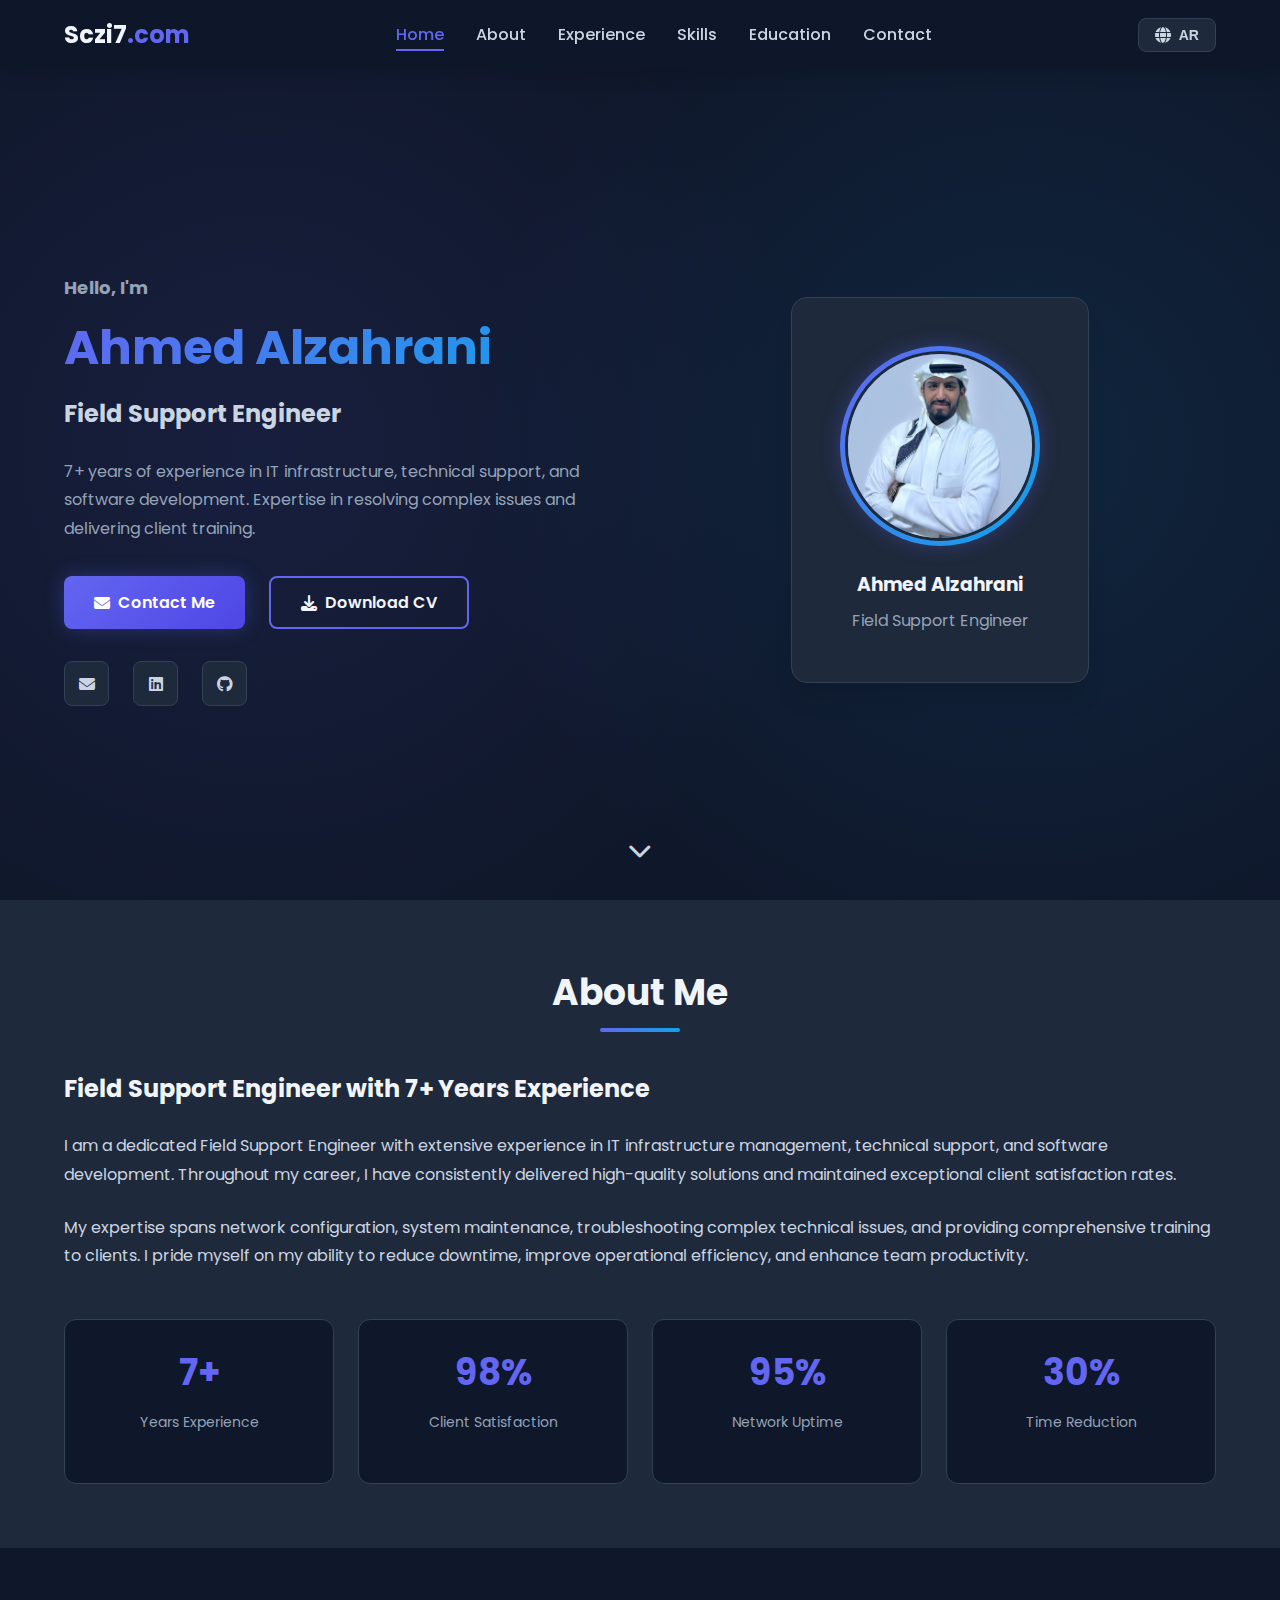
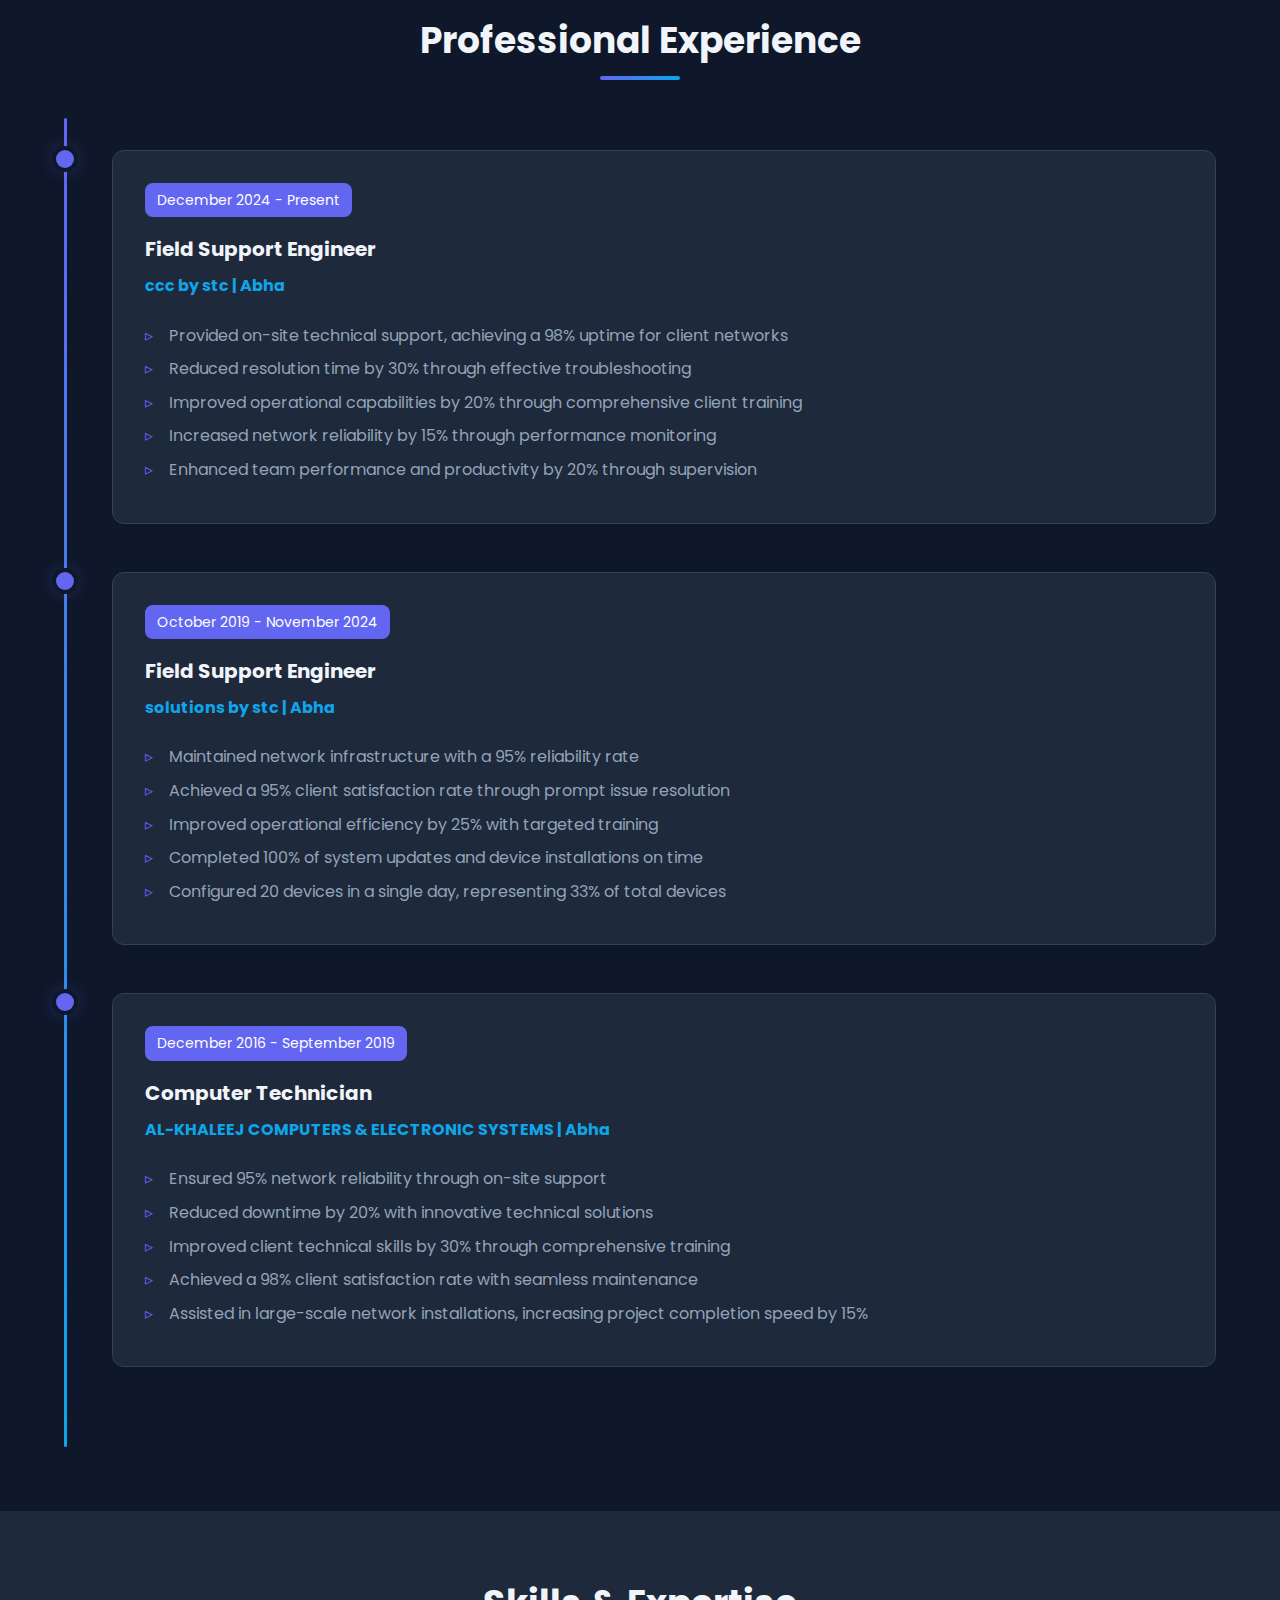
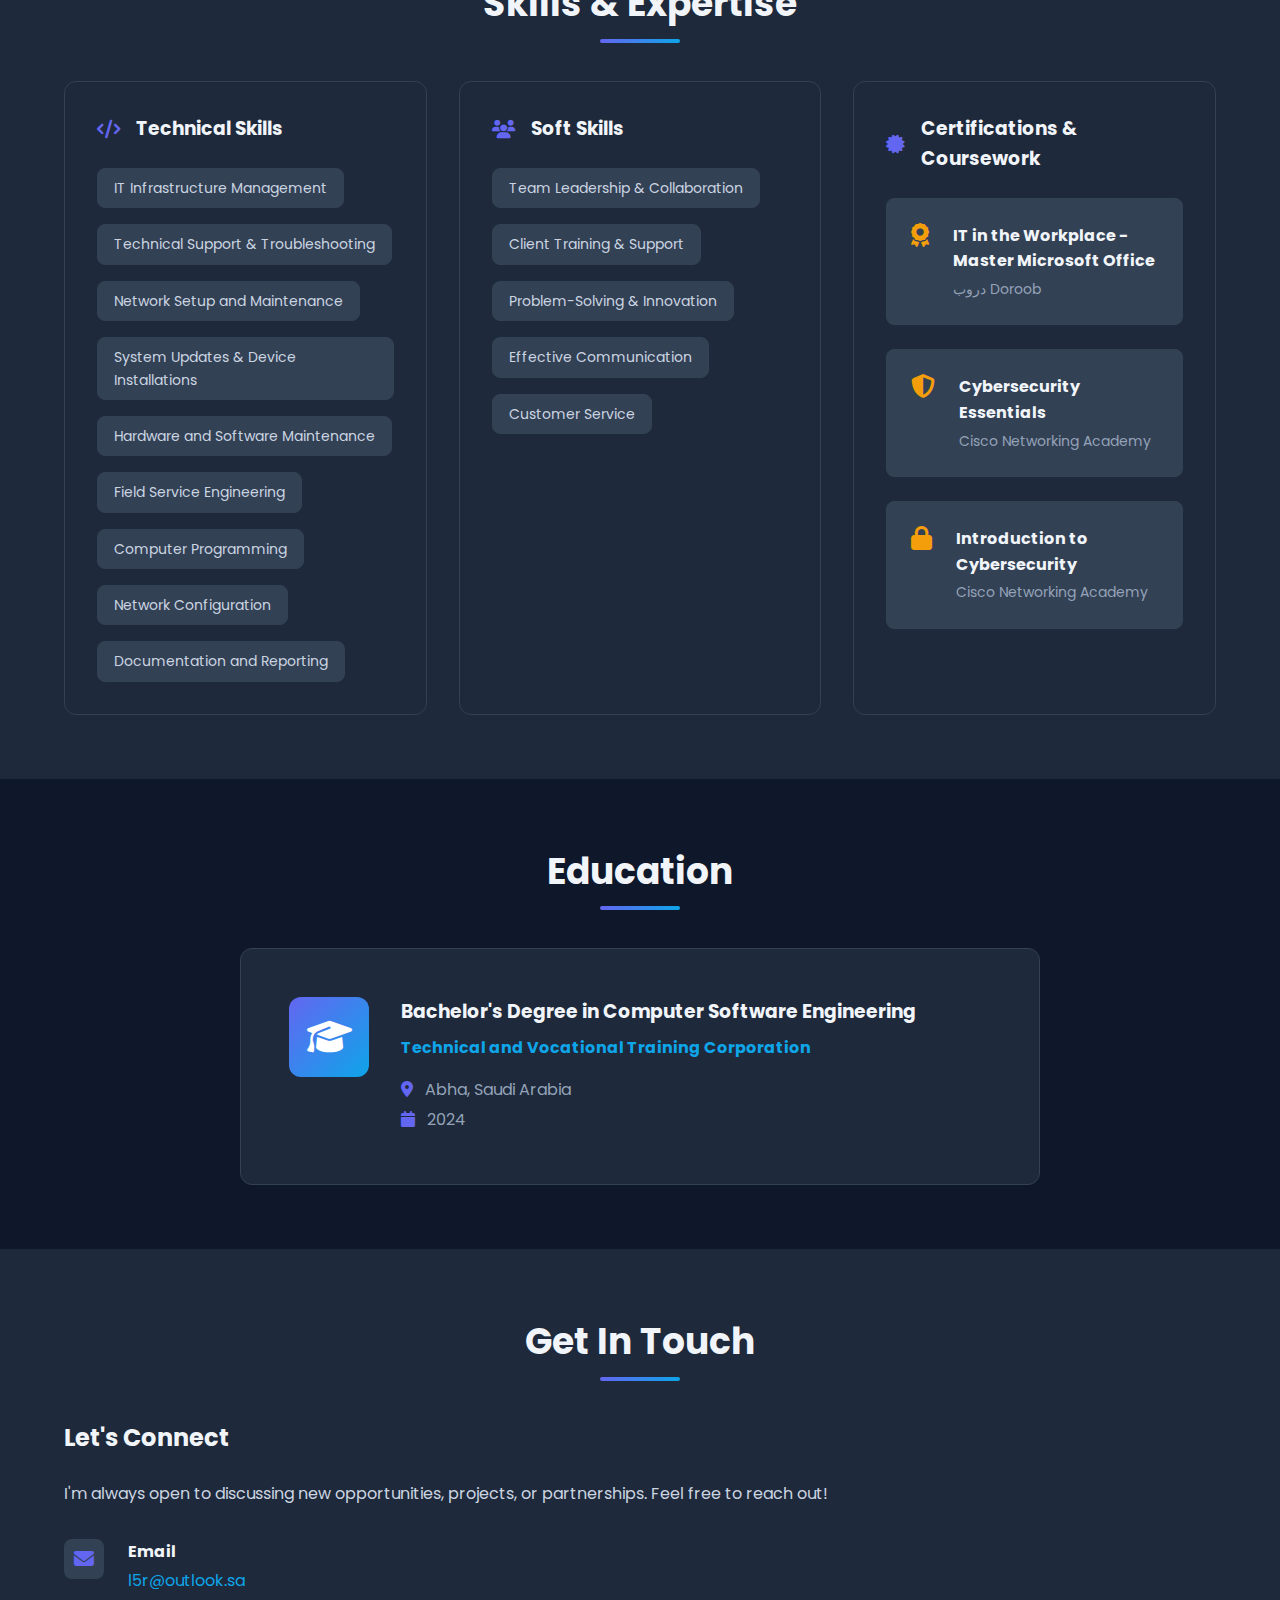
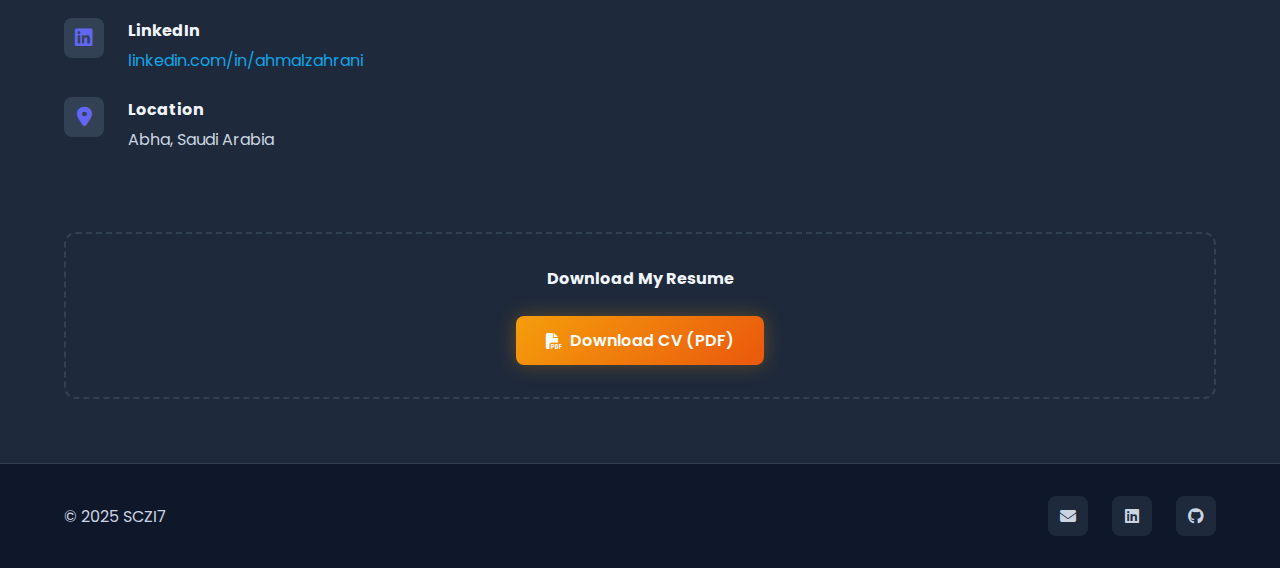
<file: index.html>
<!DOCTYPE html><html lang="en" dir="ltr"><head><meta charset="UTF-8"><meta name="viewport" content="width=device-width, initial-scale=1.0"><meta name="description" content="Ahmed Alzahrani - Field Support Engineer with 7+ years of experience in IT infrastructure, technical support, and software development."><meta name="keywords" content="Ahmed Alzahrani, Field Support Engineer, IT Infrastructure, Network Engineer, Technical Support, Abha, Saudi Arabia"><meta name="author" content="Ahmed Alzahrani"><meta name="theme-color" content="#6366f1"><meta property="og:title" content="Ahmed Alzahrani - Field Support Engineer"><meta property="og:description" content="7+ years of experience in IT infrastructure and technical support"><meta property="og:image" content="src/assets/images/MyPhoto.jpg"><meta property="og:url" content="https://sczi7.com"><meta property="og:type" content="website"><link rel="icon" type="image/png" href="src/assets/icon/icon.png"><link rel="apple-touch-icon" sizes="180x180" href="src/assets/icon/icon.png"><link rel="shortcut icon" type="image/png" href="src/assets/icon/icon.png"><title>Ahmed Alzahrani - Field Support Engineer | Sczi7.com</title><link rel="stylesheet" href="https://cdnjs.cloudflare.com/ajax/libs/font-awesome/6.5.1/css/all.min.css"><link href="https://fonts.googleapis.com/css2?family=Poppins:wght@300;400;500;600;700&display=swap" rel="stylesheet"><link rel="stylesheet" href="src/assets/css/styles.css"></head><body><nav class="navbar"><div class="container"><a href="#" class="logo">Sczi7<span>.com</span></a><ul class="nav-menu"><li><a href="#home" class="nav-link active" data-translate="nav_home">Home</a></li><li><a href="#about" class="nav-link" data-translate="nav_about">About</a></li><li><a href="#experience" class="nav-link" data-translate="nav_experience">Experience</a></li><li><a href="#skills" class="nav-link" data-translate="nav_skills">Skills</a></li><li><a href="#education" class="nav-link" data-translate="nav_education">Education</a></li><li><a href="#contact" class="nav-link" data-translate="nav_contact">Contact</a></li></ul><button id="langToggle" class="lang-toggle" aria-label="Toggle Language"><i class="fas fa-globe"></i><span class="lang-text">AR</span></button><div class="hamburger"><span></span><span></span><span></span></div></div></nav><section id="home" class="hero"><div class="container"><div class="hero-content"><div class="hero-text"><h3 class="greeting">Hello, I'm</h3><h1 class="hero-title">Ahmed Alzahrani</h1><h2 class="hero-subtitle">Field Support Engineer</h2><p class="hero-description"> 7+ years of experience in IT infrastructure, technical support, and software development. Expertise in resolving complex issues and delivering client training. </p><div class="hero-buttons"><a href="#contact" class="btn btn-primary"><i class="fas fa-envelope"></i> Contact Me </a><a href="src/assets/CV.pdf" download class="btn btn-secondary"><i class="fas fa-download"></i> Download CV </a></div><div class="social-links"><a href="mailto:l5r@outlook.sa" class="social-icon" title="Email"><i class="fas fa-envelope"></i></a><a href="https://linkedin.com/in/ahmalzahrani" target="_blank" class="social-icon" title="LinkedIn"><i class="fab fa-linkedin"></i></a><a href="https://github.com/scz0x" target="_blank" class="social-icon" title="GitHub"><i class="fab fa-github"></i></a></div></div><div class="hero-image"><div class="profile-card"><div class="profile-img-wrapper"><img src="src/assets/images/MyPhoto.jpg" alt="Ahmed Alzahrani" class="profile-img"></div><div class="profile-info"><h3>Ahmed Alzahrani</h3><p>Field Support Engineer</p></div></div></div></div></div><div class="scroll-down"><a href="#about"><i class="fas fa-chevron-down"></i></a></div></section><section id="about" class="about section"><div class="container"><h2 class="section-title">About Me</h2><div class="about-content"><div class="about-text"><h3>Field Support Engineer with 7+ Years Experience</h3><p> I am a dedicated Field Support Engineer with extensive experience in IT infrastructure management, technical support, and software development. Throughout my career, I have consistently delivered high-quality solutions and maintained exceptional client satisfaction rates. </p><p> My expertise spans network configuration, system maintenance, troubleshooting complex technical issues, and providing comprehensive training to clients. I pride myself on my ability to reduce downtime, improve operational efficiency, and enhance team productivity. </p><div class="about-stats"><div class="stat-item"><h4>7+</h4><p>Years Experience</p></div><div class="stat-item"><h4>98%</h4><p>Client Satisfaction</p></div><div class="stat-item"><h4>95%</h4><p>Network Uptime</p></div><div class="stat-item"><h4>30%</h4><p>Time Reduction</p></div></div></div></div></div></section><section id="experience" class="experience section"><div class="container"><h2 class="section-title">Professional Experience</h2><div class="timeline"><div class="timeline-item"><div class="timeline-marker"></div><div class="timeline-content"><div class="timeline-date">December 2024 - Present</div><h3>Field Support Engineer</h3><h4>ccc by stc | Abha</h4><ul><li>Provided on-site technical support, achieving a 98% uptime for client networks</li><li>Reduced resolution time by 30% through effective troubleshooting</li><li>Improved operational capabilities by 20% through comprehensive client training</li><li>Increased network reliability by 15% through performance monitoring</li><li>Enhanced team performance and productivity by 20% through supervision</li></ul></div></div><div class="timeline-item"><div class="timeline-marker"></div><div class="timeline-content"><div class="timeline-date">October 2019 - November 2024</div><h3>Field Support Engineer</h3><h4>solutions by stc | Abha</h4><ul><li>Maintained network infrastructure with a 95% reliability rate</li><li>Achieved a 95% client satisfaction rate through prompt issue resolution</li><li>Improved operational efficiency by 25% with targeted training</li><li>Completed 100% of system updates and device installations on time</li><li>Configured 20 devices in a single day, representing 33% of total devices</li></ul></div></div><div class="timeline-item"><div class="timeline-marker"></div><div class="timeline-content"><div class="timeline-date">December 2016 - September 2019</div><h3>Computer Technician</h3><h4>AL-KHALEEJ COMPUTERS & ELECTRONIC SYSTEMS | Abha</h4><ul><li>Ensured 95% network reliability through on-site support</li><li>Reduced downtime by 20% with innovative technical solutions</li><li>Improved client technical skills by 30% through comprehensive training</li><li>Achieved a 98% client satisfaction rate with seamless maintenance</li><li>Assisted in large-scale network installations, increasing project completion speed by 15%</li></ul></div></div></div></div></section><section id="skills" class="skills section"><div class="container"><h2 class="section-title">Skills & Expertise</h2><div class="skills-grid"><div class="skill-category"><h3><i class="fas fa-code"></i> Technical Skills</h3><div class="skill-tags"><span class="skill-tag">IT Infrastructure Management</span><span class="skill-tag">Technical Support & Troubleshooting</span><span class="skill-tag">Network Setup and Maintenance</span><span class="skill-tag">System Updates & Device Installations</span><span class="skill-tag">Hardware and Software Maintenance</span><span class="skill-tag">Field Service Engineering</span><span class="skill-tag">Computer Programming</span><span class="skill-tag">Network Configuration</span><span class="skill-tag">Documentation and Reporting</span></div></div><div class="skill-category"><h3><i class="fas fa-users"></i> Soft Skills</h3><div class="skill-tags"><span class="skill-tag">Team Leadership & Collaboration</span><span class="skill-tag">Client Training & Support</span><span class="skill-tag">Problem-Solving & Innovation</span><span class="skill-tag">Effective Communication</span><span class="skill-tag">Customer Service</span></div></div><div class="skill-category"><h3><i class="fas fa-certificate"></i> Certifications & Coursework</h3><div class="cert-list"><div class="cert-item"><i class="fas fa-award"></i><div><h4>IT in the Workplace - Master Microsoft Office</h4><p>دروب Doroob</p></div></div><div class="cert-item"><i class="fas fa-shield-alt"></i><div><h4>Cybersecurity Essentials</h4><p>Cisco Networking Academy</p></div></div><div class="cert-item"><i class="fas fa-lock"></i><div><h4>Introduction to Cybersecurity</h4><p>Cisco Networking Academy</p></div></div></div></div></div></div></section><section id="education" class="education section"><div class="container"><h2 class="section-title">Education</h2><div class="education-content"><div class="education-card"><div class="edu-icon"><i class="fas fa-graduation-cap"></i></div><div class="edu-info"><h3>Bachelor's Degree in Computer Software Engineering</h3><h4>Technical and Vocational Training Corporation</h4><p class="edu-location"><i class="fas fa-map-marker-alt"></i> Abha, Saudi Arabia</p><p class="edu-date"><i class="fas fa-calendar"></i> 2024</p></div></div></div></div></section><section id="contact" class="contact section"><div class="container"><h2 class="section-title">Get In Touch</h2><div class="contact-content"><div class="contact-info"><h3>Let's Connect</h3><p>I'm always open to discussing new opportunities, projects, or partnerships. Feel free to reach out!</p><div class="contact-methods"><div class="contact-item"><i class="fas fa-envelope"></i><div><h4>Email</h4><a href="mailto:l5r@outlook.sa">l5r@outlook.sa</a></div></div><div class="contact-item"><i class="fab fa-linkedin"></i><div><h4>LinkedIn</h4><a href="https://linkedin.com/in/ahmalzahrani" target="_blank">linkedin.com/in/ahmalzahrani</a></div></div><div class="contact-item"><i class="fas fa-map-marker-alt"></i><div><h4>Location</h4><p>Abha, Saudi Arabia</p></div></div></div><div class="cv-download-section"><h4>Download My Resume</h4><a href="src/assets/CV.pdf" download="Ahmed_Alzahrani_CV.pdf" class="btn btn-download"><i class="fas fa-file-pdf"></i> Download CV (PDF) </a></div></div></div></div></section><footer class="footer"><div class="container"><div class="footer-content"><p>&copy; 2025 SCZI7</p><div class="footer-social"><a href="mailto:l5r@outlook.sa"><i class="fas fa-envelope"></i></a><a href="https://linkedin.com/in/ahmalzahrani" target="_blank"><i class="fab fa-linkedin"></i></a><a href="https://github.com/scz0x" target="_blank"><i class="fab fa-github"></i></a></div></div></div></footer><button id="scrollTop" class="scroll-top"><i class="fas fa-arrow-up"></i></button><script src="src/assets/js/translations.js"></script><script src="src/assets/js/script.js"></script><script src="src/assets/js/language.js"></script></body></html>
</file>
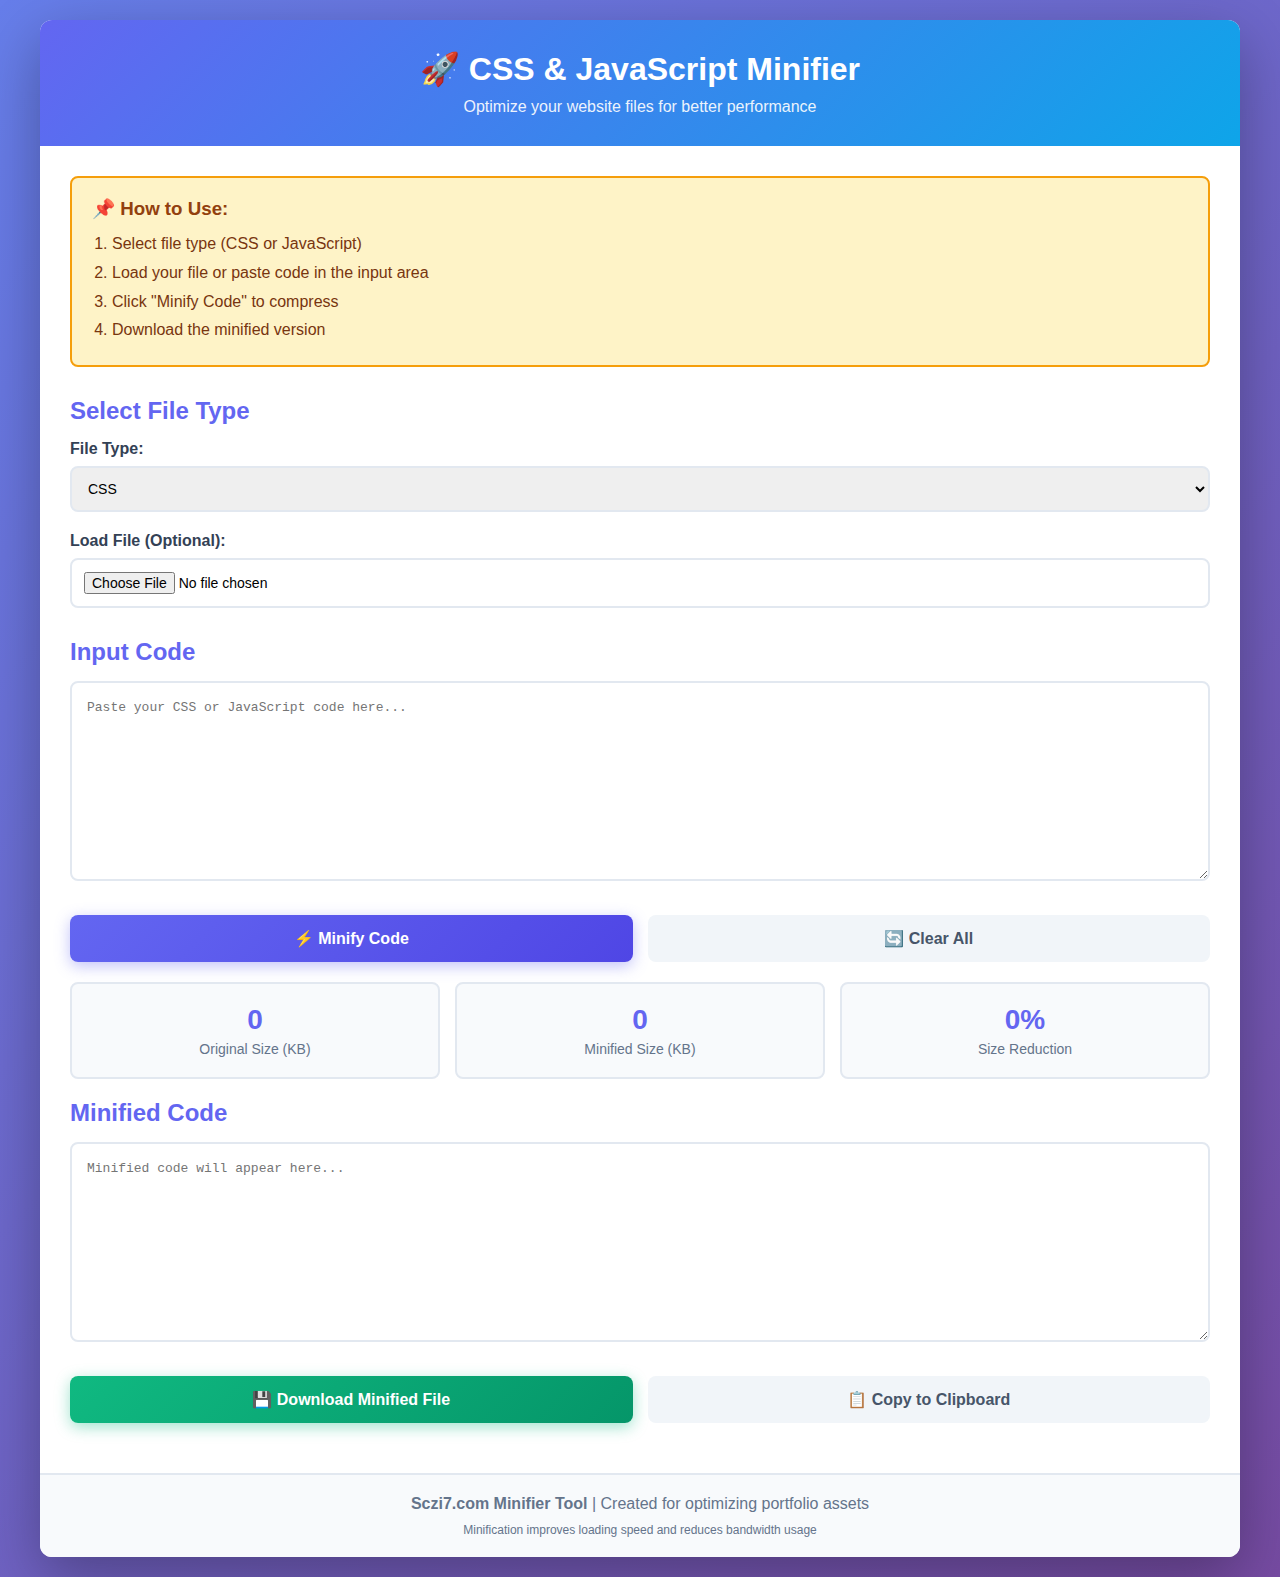
<file: minify-tool.html>
<!DOCTYPE html>
<html lang="en">
<head>
    <meta charset="UTF-8">
    <meta name="viewport" content="width=device-width, initial-scale=1.0">
    <title>CSS/JS Minifier - Sczi7.com</title>
    <style>
        * {
            margin: 0;
            padding: 0;
            box-sizing: border-box;
        }
        body {
            font-family: 'Segoe UI', Tahoma, Geneva, Verdana, sans-serif;
            background: linear-gradient(135deg, #667eea 0%, #764ba2 100%);
            min-height: 100vh;
            padding: 20px;
        }
        .container {
            max-width: 1200px;
            margin: 0 auto;
            background: white;
            border-radius: 12px;
            box-shadow: 0 20px 60px rgba(0,0,0,0.3);
            overflow: hidden;
        }
        .header {
            background: linear-gradient(135deg, #6366f1, #0ea5e9);
            color: white;
            padding: 30px;
            text-align: center;
        }
        .header h1 {
            font-size: 32px;
            margin-bottom: 10px;
        }
        .header p {
            opacity: 0.9;
        }
        .content {
            padding: 30px;
        }
        .section {
            margin-bottom: 30px;
        }
        .section h2 {
            color: #6366f1;
            margin-bottom: 15px;
            font-size: 24px;
        }
        .file-selector {
            margin-bottom: 20px;
        }
        label {
            display: block;
            margin-bottom: 8px;
            font-weight: 600;
            color: #334155;
        }
        select, input[type="file"] {
            width: 100%;
            padding: 12px;
            border: 2px solid #e2e8f0;
            border-radius: 8px;
            font-size: 14px;
            transition: all 0.3s;
        }
        select:focus, input[type="file"]:focus {
            outline: none;
            border-color: #6366f1;
            box-shadow: 0 0 0 3px rgba(99, 102, 241, 0.1);
        }
        textarea {
            width: 100%;
            min-height: 200px;
            padding: 15px;
            border: 2px solid #e2e8f0;
            border-radius: 8px;
            font-family: 'Courier New', monospace;
            font-size: 13px;
            line-height: 1.5;
            resize: vertical;
        }
        textarea:focus {
            outline: none;
            border-color: #6366f1;
        }
        .button-group {
            display: flex;
            gap: 15px;
            margin: 20px 0;
        }
        button {
            flex: 1;
            padding: 14px 24px;
            border: none;
            border-radius: 8px;
            font-size: 16px;
            font-weight: 600;
            cursor: pointer;
            transition: all 0.3s;
            display: flex;
            align-items: center;
            justify-content: center;
            gap: 8px;
        }
        .btn-primary {
            background: linear-gradient(135deg, #6366f1, #4f46e5);
            color: white;
            box-shadow: 0 4px 15px rgba(99, 102, 241, 0.4);
        }
        .btn-primary:hover {
            transform: translateY(-2px);
            box-shadow: 0 6px 20px rgba(99, 102, 241, 0.6);
        }
        .btn-secondary {
            background: #f1f5f9;
            color: #475569;
        }
        .btn-secondary:hover {
            background: #e2e8f0;
        }
        .btn-success {
            background: linear-gradient(135deg, #10b981, #059669);
            color: white;
            box-shadow: 0 4px 15px rgba(16, 185, 129, 0.4);
        }
        .btn-success:hover {
            transform: translateY(-2px);
            box-shadow: 0 6px 20px rgba(16, 185, 129, 0.6);
        }
        .stats {
            display: grid;
            grid-template-columns: repeat(auto-fit, minmax(150px, 1fr));
            gap: 15px;
            margin: 20px 0;
        }
        .stat-card {
            background: #f8fafc;
            padding: 20px;
            border-radius: 8px;
            border: 2px solid #e2e8f0;
            text-align: center;
        }
        .stat-card h3 {
            font-size: 28px;
            color: #6366f1;
            margin-bottom: 5px;
        }
        .stat-card p {
            font-size: 14px;
            color: #64748b;
        }
        .alert {
            padding: 15px 20px;
            border-radius: 8px;
            margin: 20px 0;
            display: none;
        }
        .alert.show {
            display: block;
            animation: slideDown 0.3s ease;
        }
        .alert-success {
            background: #d1fae5;
            border: 2px solid #10b981;
            color: #065f46;
        }
        .alert-error {
            background: #fee2e2;
            border: 2px solid #ef4444;
            color: #991b1b;
        }
        @keyframes slideDown {
            from {
                opacity: 0;
                transform: translateY(-10px);
            }
            to {
                opacity: 1;
                transform: translateY(0);
            }
        }
        .footer {
            background: #f8fafc;
            padding: 20px;
            text-align: center;
            color: #64748b;
            border-top: 2px solid #e2e8f0;
        }
        .instructions {
            background: #fef3c7;
            border: 2px solid #f59e0b;
            border-radius: 8px;
            padding: 20px;
            margin-bottom: 30px;
        }
        .instructions h3 {
            color: #92400e;
            margin-bottom: 10px;
        }
        .instructions ol {
            margin-left: 20px;
            color: #78350f;
            line-height: 1.8;
        }
    </style>
</head>
<body>
    <div class="container">
        <div class="header">
            <h1>🚀 CSS & JavaScript Minifier</h1>
            <p>Optimize your website files for better performance</p>
        </div>

        <div class="content">
            <div class="instructions">
                <h3>📌 How to Use:</h3>
                <ol>
                    <li>Select file type (CSS or JavaScript)</li>
                    <li>Load your file or paste code in the input area</li>
                    <li>Click "Minify Code" to compress</li>
                    <li>Download the minified version</li>
                </ol>
            </div>

            <div id="alert" class="alert"></div>

            <div class="section">
                <h2>Select File Type</h2>
                <div class="file-selector">
                    <label for="fileType">File Type:</label>
                    <select id="fileType">
                        <option value="css">CSS</option>
                        <option value="js">JavaScript</option>
                    </select>
                </div>
                <div class="file-selector">
                    <label for="fileInput">Load File (Optional):</label>
                    <input type="file" id="fileInput" accept=".css,.js">
                </div>
            </div>

            <div class="section">
                <h2>Input Code</h2>
                <textarea id="inputCode" placeholder="Paste your CSS or JavaScript code here..."></textarea>
            </div>

            <div class="button-group">
                <button class="btn-primary" onclick="minifyCode()">
                    ⚡ Minify Code
                </button>
                <button class="btn-secondary" onclick="clearAll()">
                    🔄 Clear All
                </button>
            </div>

            <div class="stats">
                <div class="stat-card">
                    <h3 id="originalSize">0</h3>
                    <p>Original Size (KB)</p>
                </div>
                <div class="stat-card">
                    <h3 id="minifiedSize">0</h3>
                    <p>Minified Size (KB)</p>
                </div>
                <div class="stat-card">
                    <h3 id="savedSize">0%</h3>
                    <p>Size Reduction</p>
                </div>
            </div>

            <div class="section">
                <h2>Minified Code</h2>
                <textarea id="outputCode" placeholder="Minified code will appear here..." readonly></textarea>
            </div>

            <div class="button-group">
                <button class="btn-success" onclick="downloadMinified()">
                    💾 Download Minified File
                </button>
                <button class="btn-secondary" onclick="copyToClipboard()">
                    📋 Copy to Clipboard
                </button>
            </div>
        </div>

        <div class="footer">
            <p><strong>Sczi7.com Minifier Tool</strong> | Created for optimizing portfolio assets</p>
            <p style="margin-top: 10px; font-size: 12px;">Minification improves loading speed and reduces bandwidth usage</p>
        </div>
    </div>

    <script>
        // Load file when selected
        document.getElementById('fileInput').addEventListener('change', function(e) {
            const file = e.target.files[0];
            if (file) {
                const reader = new FileReader();
                reader.onload = function(event) {
                    document.getElementById('inputCode').value = event.target.result;
                    showAlert(`File "${file.name}" loaded successfully!`, 'success');
                };
                reader.readAsText(file);
            }
        });

        function minifyCode() {
            const input = document.getElementById('inputCode').value;
            const fileType = document.getElementById('fileType').value;

            if (!input.trim()) {
                showAlert('Please enter or load code to minify!', 'error');
                return;
            }

            let minified;

            if (fileType === 'css') {
                minified = minifyCSS(input);
            } else {
                minified = minifyJS(input);
            }

            document.getElementById('outputCode').value = minified;

            // Calculate stats
            const originalSize = (new Blob([input]).size / 1024).toFixed(2);
            const minifiedSize = (new Blob([minified]).size / 1024).toFixed(2);
            const reduction = ((1 - minifiedSize / originalSize) * 100).toFixed(1);

            document.getElementById('originalSize').textContent = originalSize;
            document.getElementById('minifiedSize').textContent = minifiedSize;
            document.getElementById('savedSize').textContent = reduction + '%';

            showAlert(`Code minified successfully! Saved ${reduction}% of file size.`, 'success');
        }

        function minifyCSS(css) {
            // Remove comments
            css = css.replace(/\/\*[\s\S]*?\*\//g, '');
            // Remove whitespace
            css = css.replace(/\s+/g, ' ');
            // Remove spaces around special characters
            css = css.replace(/\s*([{}:;,>+~])\s*/g, '$1');
            // Remove last semicolon in blocks
            css = css.replace(/;}/g, '}');
            // Remove space after colons
            css = css.replace(/:\s/g, ':');
            // Remove space before {
            css = css.replace(/\s*{\s*/g, '{');
            // Trim
            css = css.trim();
            return css;
        }

        function minifyJS(js) {
            // Remove single-line comments (// ...)
            js = js.replace(/\/\/.*$/gm, '');
            // Remove multi-line comments (/* ... */)
            js = js.replace(/\/\*[\s\S]*?\*\//g, '');
            // Remove extra whitespace
            js = js.replace(/\s+/g, ' ');
            // Remove spaces around operators (careful with certain cases)
            js = js.replace(/\s*([=+\-*/<>!&|?:,;{}()\[\]])\s*/g, '$1');
            // Remove space after function keyword
            js = js.replace(/function\s+/g, 'function ');
            // Remove unnecessary semicolons before }
            js = js.replace(/;\s*}/g, '}');
            // Trim
            js = js.trim();
            return js;
        }

        function downloadMinified() {
            const output = document.getElementById('outputCode').value;

            if (!output.trim()) {
                showAlert('Please minify code first!', 'error');
                return;
            }

            const fileType = document.getElementById('fileType').value;
            const extension = fileType === 'css' ? '.min.css' : '.min.js';
            const filename = 'minified' + extension;

            const blob = new Blob([output], { type: 'text/plain' });
            const url = URL.createObjectURL(blob);
            const a = document.createElement('a');
            a.href = url;
            a.download = filename;
            document.body.appendChild(a);
            a.click();
            document.body.removeChild(a);
            URL.revokeObjectURL(url);

            showAlert(`File "${filename}" downloaded successfully!`, 'success');
        }

        function copyToClipboard() {
            const output = document.getElementById('outputCode');

            if (!output.value.trim()) {
                showAlert('No minified code to copy!', 'error');
                return;
            }

            output.select();
            document.execCommand('copy');
            showAlert('Minified code copied to clipboard!', 'success');
        }

        function clearAll() {
            document.getElementById('inputCode').value = '';
            document.getElementById('outputCode').value = '';
            document.getElementById('originalSize').textContent = '0';
            document.getElementById('minifiedSize').textContent = '0';
            document.getElementById('savedSize').textContent = '0%';
            document.getElementById('fileInput').value = '';
            showAlert('All fields cleared!', 'success');
        }

        function showAlert(message, type) {
            const alert = document.getElementById('alert');
            alert.textContent = message;
            alert.className = `alert alert-${type} show`;

            setTimeout(() => {
                alert.classList.remove('show');
            }, 4000);
        }
    </script>
</body>
</html>
</file>
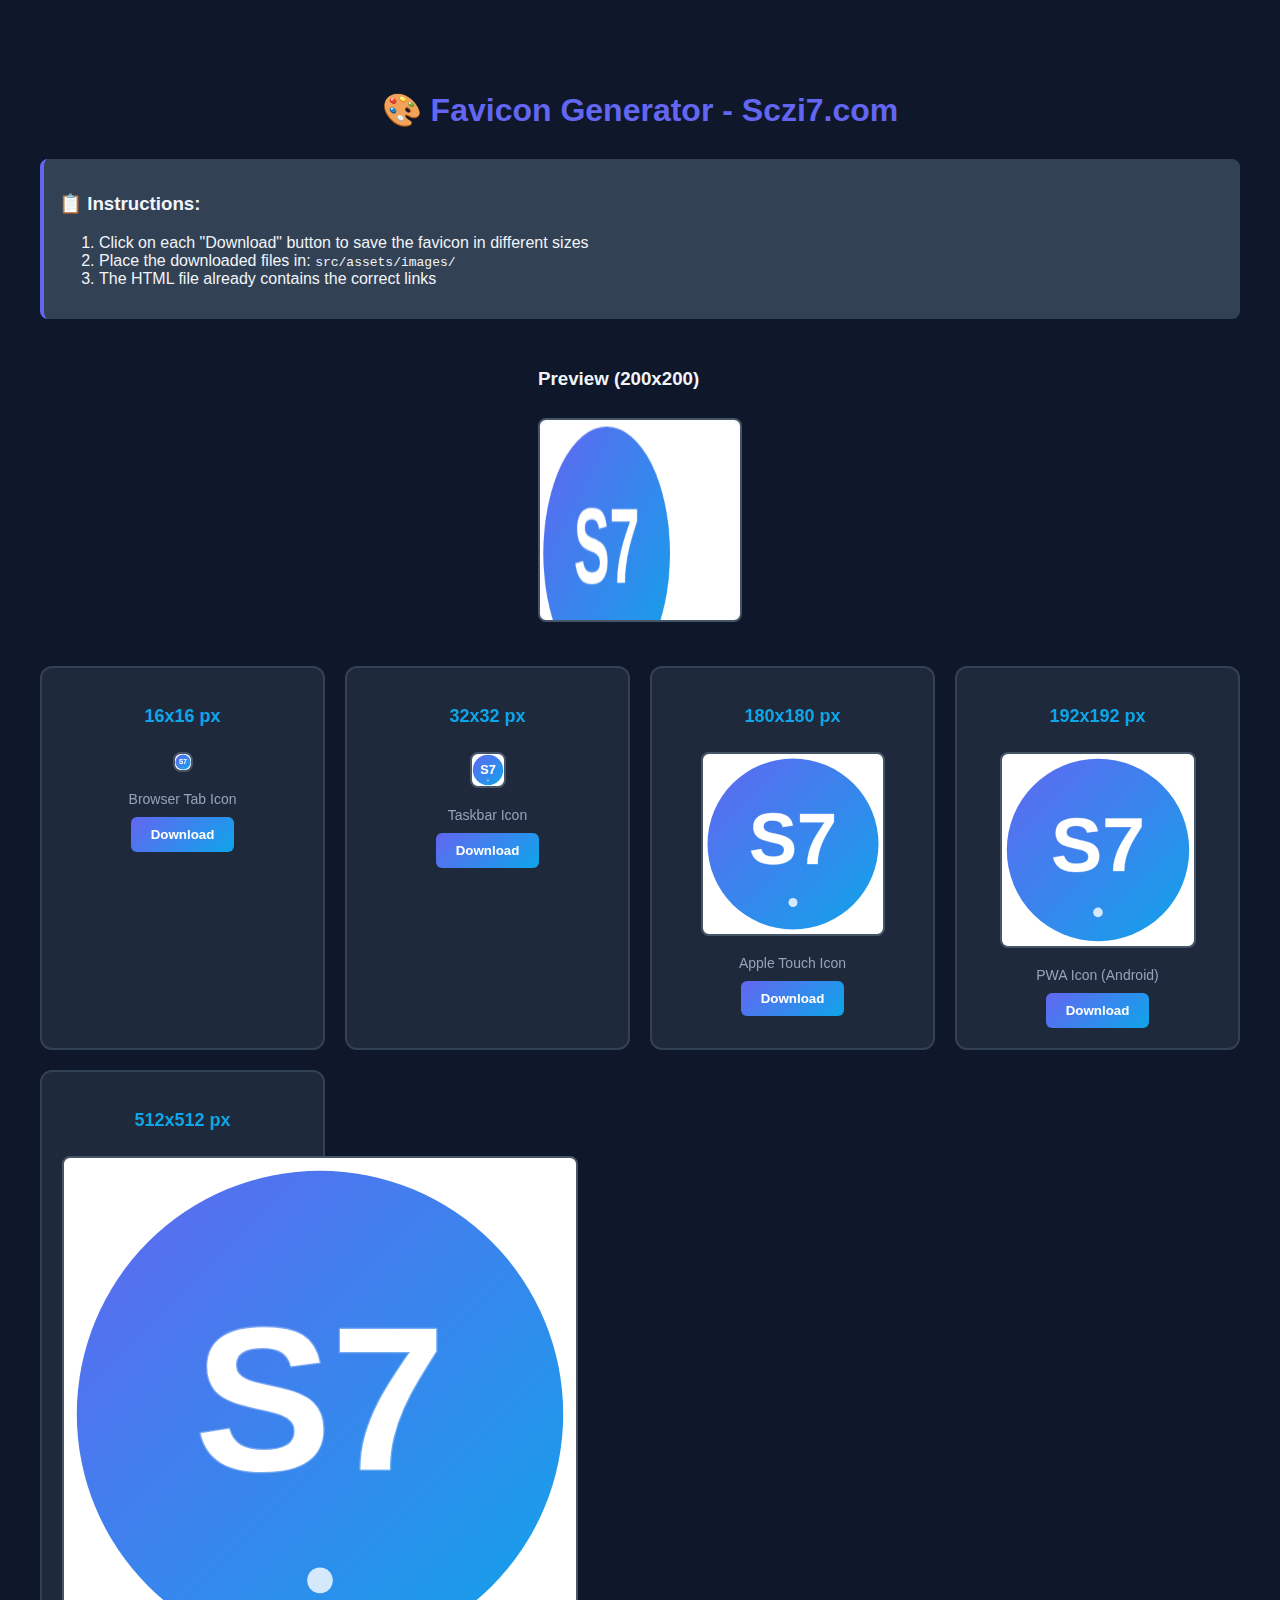
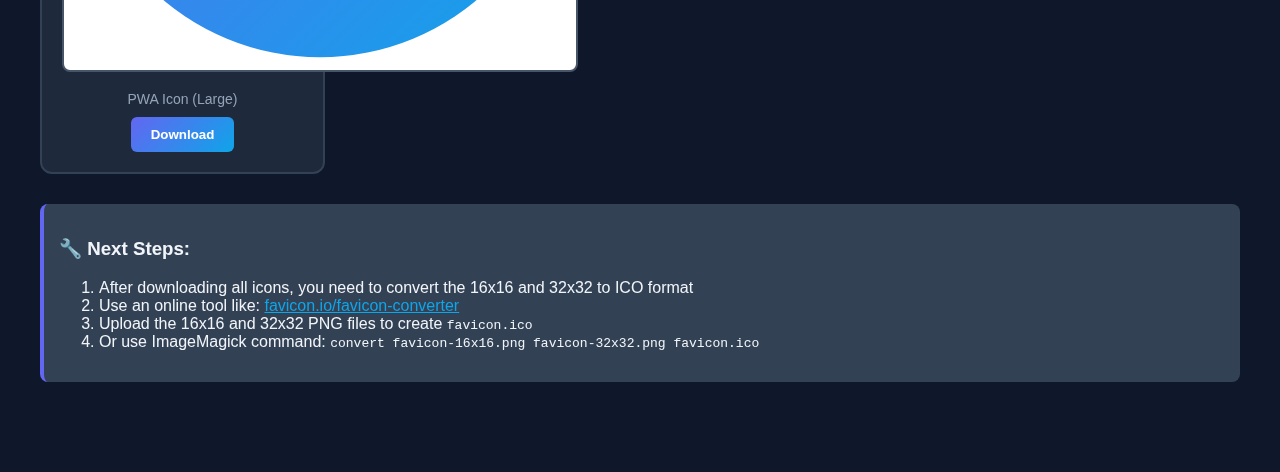
<file: src/assets/images/generate-favicons.html>
<!DOCTYPE html>
<html lang="en">
<head>
    <meta charset="UTF-8">
    <meta name="viewport" content="width=device-width, initial-scale=1.0">
    <title>Favicon Generator - Sczi7</title>
    <style>
        body {
            font-family: 'Segoe UI', Tahoma, Geneva, Verdana, sans-serif;
            max-width: 1200px;
            margin: 50px auto;
            padding: 20px;
            background: #0f172a;
            color: #f1f5f9;
        }
        h1 {
            text-align: center;
            color: #6366f1;
            margin-bottom: 30px;
        }
        .container {
            display: grid;
            grid-template-columns: repeat(auto-fit, minmax(250px, 1fr));
            gap: 20px;
            margin: 30px 0;
        }
        .favicon-box {
            background: #1e293b;
            border: 2px solid #334155;
            border-radius: 12px;
            padding: 20px;
            text-align: center;
        }
        .favicon-box h3 {
            color: #0ea5e9;
            margin-bottom: 15px;
            font-size: 18px;
        }
        canvas {
            border: 2px solid #475569;
            border-radius: 8px;
            margin: 10px 0;
            background: white;
        }
        button {
            background: linear-gradient(135deg, #6366f1, #0ea5e9);
            color: white;
            border: none;
            padding: 10px 20px;
            border-radius: 6px;
            cursor: pointer;
            font-weight: 600;
            margin-top: 10px;
            transition: transform 0.2s;
        }
        button:hover {
            transform: translateY(-2px);
        }
        .info {
            background: #334155;
            padding: 15px;
            border-radius: 8px;
            margin: 20px 0;
            border-left: 4px solid #6366f1;
        }
        .preview-large {
            display: flex;
            justify-content: center;
            align-items: center;
            margin: 30px 0;
        }
        .preview-large canvas {
            width: 200px;
            height: 200px;
        }
        .size-info {
            color: #94a3b8;
            font-size: 14px;
            margin-top: 5px;
        }
    </style>
</head>
<body>
    <h1>🎨 Favicon Generator - Sczi7.com</h1>

    <div class="info">
        <h3>📋 Instructions:</h3>
        <ol>
            <li>Click on each "Download" button to save the favicon in different sizes</li>
            <li>Place the downloaded files in: <code>src/assets/images/</code></li>
            <li>The HTML file already contains the correct links</li>
        </ol>
    </div>

    <div class="preview-large">
        <div>
            <h3>Preview (200x200)</h3>
            <canvas id="preview"></canvas>
        </div>
    </div>

    <div class="container">
        <!-- 16x16 -->
        <div class="favicon-box">
            <h3>16x16 px</h3>
            <canvas id="favicon-16" width="16" height="16"></canvas>
            <div class="size-info">Browser Tab Icon</div>
            <button onclick="downloadFavicon('favicon-16', 'favicon-16x16.png')">Download</button>
        </div>

        <!-- 32x32 -->
        <div class="favicon-box">
            <h3>32x32 px</h3>
            <canvas id="favicon-32" width="32" height="32"></canvas>
            <div class="size-info">Taskbar Icon</div>
            <button onclick="downloadFavicon('favicon-32', 'favicon-32x32.png')">Download</button>
        </div>

        <!-- 180x180 -->
        <div class="favicon-box">
            <h3>180x180 px</h3>
            <canvas id="apple-touch-icon" width="180" height="180"></canvas>
            <div class="size-info">Apple Touch Icon</div>
            <button onclick="downloadFavicon('apple-touch-icon', 'apple-touch-icon.png')">Download</button>
        </div>

        <!-- 192x192 -->
        <div class="favicon-box">
            <h3>192x192 px</h3>
            <canvas id="icon-192" width="192" height="192"></canvas>
            <div class="size-info">PWA Icon (Android)</div>
            <button onclick="downloadFavicon('icon-192', 'icon-192.png')">Download</button>
        </div>

        <!-- 512x512 -->
        <div class="favicon-box">
            <h3>512x512 px</h3>
            <canvas id="icon-512" width="512" height="512"></canvas>
            <div class="size-info">PWA Icon (Large)</div>
            <button onclick="downloadFavicon('icon-512', 'icon-512.png')">Download</button>
        </div>
    </div>

    <div class="info">
        <h3>🔧 Next Steps:</h3>
        <ol>
            <li>After downloading all icons, you need to convert the 16x16 and 32x32 to ICO format</li>
            <li>Use an online tool like: <a href="https://favicon.io/favicon-converter/" target="_blank" style="color: #0ea5e9;">favicon.io/favicon-converter</a></li>
            <li>Upload the 16x16 and 32x32 PNG files to create <code>favicon.ico</code></li>
            <li>Or use ImageMagick command: <code>convert favicon-16x16.png favicon-32x32.png favicon.ico</code></li>
        </ol>
    </div>

    <script>
        // Draw the Sczi7 logo on canvas
        function drawLogo(ctx, size) {
            // Clear canvas
            ctx.clearRect(0, 0, size, size);

            // Scale factor
            const scale = size / 200;

            // Create gradient
            const gradient = ctx.createLinearGradient(0, 0, size, size);
            gradient.addColorStop(0, '#6366f1');
            gradient.addColorStop(1, '#0ea5e9');

            // Background circle
            ctx.fillStyle = gradient;
            ctx.beginPath();
            ctx.arc(size / 2, size / 2, (95 * scale), 0, Math.PI * 2);
            ctx.fill();

            // Set text properties
            ctx.fillStyle = 'white';
            ctx.strokeStyle = 'white';
            ctx.lineWidth = 2 * scale;
            ctx.lineCap = 'round';
            ctx.lineJoin = 'round';

            // Draw "S7"
            ctx.font = `bold ${80 * scale}px 'Poppins', sans-serif`;
            ctx.textAlign = 'center';
            ctx.textBaseline = 'middle';

            // Calculate text position
            const centerX = size / 2;
            const centerY = size / 2;

            // Draw text with stroke for better visibility
            ctx.strokeStyle = 'rgba(255, 255, 255, 0.3)';
            ctx.lineWidth = 1 * scale;
            ctx.strokeText('S7', centerX, centerY);
            ctx.fillText('S7', centerX, centerY);

            // Small decorative dot
            ctx.fillStyle = 'rgba(255, 255, 255, 0.8)';
            ctx.beginPath();
            ctx.arc(centerX, (165 * scale), (5 * scale), 0, Math.PI * 2);
            ctx.fill();
        }

        // Initialize all canvases
        function initCanvases() {
            const canvases = [
                { id: 'preview', size: 200 },
                { id: 'favicon-16', size: 16 },
                { id: 'favicon-32', size: 32 },
                { id: 'apple-touch-icon', size: 180 },
                { id: 'icon-192', size: 192 },
                { id: 'icon-512', size: 512 }
            ];

            canvases.forEach(({ id, size }) => {
                const canvas = document.getElementById(id);
                const ctx = canvas.getContext('2d');
                drawLogo(ctx, size);
            });
        }

        // Download favicon
        function downloadFavicon(canvasId, filename) {
            const canvas = document.getElementById(canvasId);
            const link = document.createElement('a');
            link.download = filename;
            link.href = canvas.toDataURL('image/png');
            link.click();
        }

        // Initialize on load
        window.addEventListener('load', initCanvases);
    </script>
</body>
</html>
</file>
<file: src/assets/css/styles.css>
/* =============== ROOT VARIABLES =============== */
:root {
    /* Colors */
    --primary-color: #6366f1;
    --primary-dark: #4f46e5;
    --primary-light: #818cf8;
    --secondary-color: #0ea5e9;
    --accent-color: #f59e0b;

    --text-primary: #f1f5f9;
    --text-secondary: #cbd5e1;
    --text-muted: #94a3b8;

    --bg-primary: #0f172a;
    --bg-secondary: #1e293b;
    --bg-tertiary: #334155;
    --bg-card: #1e293b;

    --border-color: #334155;
    --shadow-sm: 0 1px 2px 0 rgba(0, 0, 0, 0.05);
    --shadow-md: 0 4px 6px -1px rgba(0, 0, 0, 0.1);
    --shadow-lg: 0 10px 15px -3px rgba(0, 0, 0, 0.1);
    --shadow-xl: 0 20px 25px -5px rgba(0, 0, 0, 0.1);
    --shadow-glow: 0 0 20px rgba(99, 102, 241, 0.3);

    /* Typography */
    --font-primary: 'Poppins', sans-serif;
    --font-size-xs: 0.75rem;
    --font-size-sm: 0.875rem;
    --font-size-base: 1rem;
    --font-size-lg: 1.125rem;
    --font-size-xl: 1.25rem;
    --font-size-2xl: 1.5rem;
    --font-size-3xl: 1.875rem;
    --font-size-4xl: 2.25rem;
    --font-size-5xl: 3rem;

    /* Spacing */
    --spacing-xs: 0.5rem;
    --spacing-sm: 1rem;
    --spacing-md: 1.5rem;
    --spacing-lg: 2rem;
    --spacing-xl: 3rem;
    --spacing-2xl: 4rem;

    /* Border Radius */
    --radius-sm: 0.375rem;
    --radius-md: 0.5rem;
    --radius-lg: 0.75rem;
    --radius-xl: 1rem;
    --radius-full: 9999px;

    /* Transitions */
    --transition-fast: 150ms ease;
    --transition-base: 300ms ease;
    --transition-slow: 500ms ease;
}

/* =============== RESET & BASE =============== */
* {
    margin: 0;
    padding: 0;
    box-sizing: border-box;
}

html {
    scroll-behavior: smooth;
    font-size: 16px;
}

body {
    font-family: var(--font-primary);
    background-color: var(--bg-primary);
    color: var(--text-secondary);
    line-height: 1.6;
    overflow-x: hidden;
}

.container {
    max-width: 1200px;
    margin: 0 auto;
    padding: 0 var(--spacing-md);
}

.section {
    padding: var(--spacing-2xl) 0;
    min-height: auto;
}

.section-title {
    font-size: var(--font-size-4xl);
    color: var(--text-primary);
    text-align: center;
    margin-bottom: var(--spacing-xl);
    position: relative;
    display: inline-block;
    width: 100%;
}

.section-title::after {
    content: '';
    position: absolute;
    bottom: -10px;
    left: 50%;
    transform: translateX(-50%);
    width: 80px;
    height: 4px;
    background: linear-gradient(90deg, var(--primary-color), var(--secondary-color));
    border-radius: var(--radius-full);
}

/* =============== NAVIGATION =============== */
.navbar {
    position: fixed;
    top: 0;
    left: 0;
    width: 100%;
    background: rgba(15, 23, 42, 0.95);
    backdrop-filter: blur(10px);
    z-index: 1000;
    padding: var(--spacing-sm) 0;
    box-shadow: var(--shadow-lg);
    transition: var(--transition-base);
}

.navbar .container {
    display: flex;
    justify-content: space-between;
    align-items: center;
    gap: var(--spacing-md);
}

.logo {
    font-size: var(--font-size-2xl);
    font-weight: 700;
    color: var(--text-primary);
    text-decoration: none;
    flex-shrink: 0;
}

.logo span {
    color: var(--primary-color);
}

.nav-menu {
    display: flex;
    list-style: none;
    gap: var(--spacing-lg);
    margin: 0 auto;
}

.nav-link {
    color: var(--text-secondary);
    text-decoration: none;
    font-weight: 500;
    transition: var(--transition-base);
    position: relative;
}

.nav-link::after {
    content: '';
    position: absolute;
    bottom: -5px;
    left: 0;
    width: 0;
    height: 2px;
    background: var(--primary-color);
    transition: var(--transition-base);
}

.nav-link:hover,
.nav-link.active {
    color: var(--primary-color);
}

.nav-link:hover::after,
.nav-link.active::after {
    width: 100%;
}

.hamburger {
    display: none;
    flex-direction: column;
    cursor: pointer;
    gap: 5px;
    flex-shrink: 0;
}

.hamburger span {
    width: 25px;
    height: 3px;
    background: var(--text-primary);
    transition: var(--transition-base);
    border-radius: var(--radius-sm);
}

/* =============== HERO SECTION =============== */
.hero {
    min-height: 100vh;
    display: flex;
    align-items: center;
    justify-content: center;
    padding-top: 80px;
    position: relative;
    overflow: hidden;
}

.hero::before {
    content: '';
    position: absolute;
    top: 0;
    left: 0;
    width: 100%;
    height: 100%;
    background: radial-gradient(circle at 20% 50%, rgba(99, 102, 241, 0.1) 0%, transparent 50%),
                radial-gradient(circle at 80% 50%, rgba(14, 165, 233, 0.1) 0%, transparent 50%);
    z-index: -1;
}

.hero-content {
    display: grid;
    grid-template-columns: 1fr 1fr;
    gap: var(--spacing-xl);
    align-items: center;
}

.greeting {
    font-size: var(--font-size-lg);
    color: var(--text-muted);
    margin-bottom: var(--spacing-xs);
}

.hero-title {
    font-size: var(--font-size-5xl);
    color: var(--text-primary);
    margin-bottom: var(--spacing-xs);
    background: linear-gradient(135deg, var(--primary-color), var(--secondary-color));
    -webkit-background-clip: text;
    -webkit-text-fill-color: transparent;
    background-clip: text;
}

.hero-subtitle {
    font-size: var(--font-size-2xl);
    color: var(--text-secondary);
    margin-bottom: var(--spacing-md);
}

.hero-description {
    color: var(--text-muted);
    margin-bottom: var(--spacing-lg);
    line-height: 1.8;
}

.hero-buttons {
    display: flex;
    gap: var(--spacing-md);
    margin-bottom: var(--spacing-lg);
}

.btn {
    padding: 12px 30px;
    border: none;
    border-radius: var(--radius-md);
    font-weight: 600;
    text-decoration: none;
    display: inline-flex;
    align-items: center;
    gap: 8px;
    cursor: pointer;
    transition: var(--transition-base);
    font-size: var(--font-size-base);
}

.btn-primary {
    background: linear-gradient(135deg, var(--primary-color), var(--primary-dark));
    color: white;
    box-shadow: var(--shadow-glow);
}

.btn-primary:hover {
    transform: translateY(-2px);
    box-shadow: 0 0 30px rgba(99, 102, 241, 0.5);
}

.btn-secondary {
    background: transparent;
    color: var(--text-primary);
    border: 2px solid var(--primary-color);
}

.btn-secondary:hover {
    background: var(--primary-color);
    transform: translateY(-2px);
}

.btn-download {
    background: linear-gradient(135deg, var(--accent-color), #ea580c);
    color: white;
    box-shadow: 0 0 20px rgba(245, 158, 11, 0.3);
}

.btn-download:hover {
    transform: translateY(-2px);
    box-shadow: 0 0 30px rgba(245, 158, 11, 0.5);
}

.social-links {
    display: flex;
    gap: var(--spacing-md);
}

.social-icon {
    width: 45px;
    height: 45px;
    border-radius: var(--radius-md);
    background: var(--bg-secondary);
    display: flex;
    align-items: center;
    justify-content: center;
    color: var(--text-secondary);
    text-decoration: none;
    transition: var(--transition-base);
    border: 1px solid var(--border-color);
}

.social-icon:hover {
    background: var(--primary-color);
    color: white;
    transform: translateY(-3px);
    box-shadow: var(--shadow-glow);
}

.hero-image {
    display: flex;
    justify-content: center;
}

.profile-card {
    background: var(--bg-card);
    padding: var(--spacing-xl);
    border-radius: var(--radius-xl);
    box-shadow: var(--shadow-xl);
    text-align: center;
    border: 1px solid var(--border-color);
    transition: var(--transition-base);
}

.profile-card:hover {
    transform: translateY(-10px);
    box-shadow: 0 0 40px rgba(99, 102, 241, 0.2);
}

.profile-img-wrapper {
    width: 200px;
    height: 200px;
    margin: 0 auto var(--spacing-md);
    border-radius: 50%;
    background: linear-gradient(135deg, var(--primary-color), var(--secondary-color));
    display: flex;
    align-items: center;
    justify-content: center;
    box-shadow: var(--shadow-glow);
    overflow: hidden;
    padding: 5px;
}

.profile-img {
    width: 100%;
    height: 100%;
    object-fit: cover;
    border-radius: 50%;
    border: 3px solid var(--bg-card);
}

.profile-placeholder {
    font-size: 100px;
    color: white;
}

.profile-info h3 {
    color: var(--text-primary);
    margin-bottom: var(--spacing-xs);
}

.profile-info p {
    color: var(--text-muted);
}

.scroll-down {
    position: absolute;
    bottom: 30px;
    left: 50%;
    transform: translateX(-50%);
}

.scroll-down a {
    color: var(--text-secondary);
    font-size: var(--font-size-2xl);
    animation: bounce 2s infinite;
}

@keyframes bounce {
    0%, 20%, 50%, 80%, 100% {
        transform: translateY(0);
    }
    40% {
        transform: translateY(-10px);
    }
    60% {
        transform: translateY(-5px);
    }
}

/* =============== ABOUT SECTION =============== */
.about {
    background: var(--bg-secondary);
}

.about-text h3 {
    font-size: var(--font-size-2xl);
    color: var(--text-primary);
    margin-bottom: var(--spacing-md);
}

.about-text p {
    margin-bottom: var(--spacing-md);
    line-height: 1.8;
}

.about-stats {
    display: grid;
    grid-template-columns: repeat(4, 1fr);
    gap: var(--spacing-md);
    margin-top: var(--spacing-xl);
}

.stat-item {
    text-align: center;
    padding: var(--spacing-md);
    background: var(--bg-primary);
    border-radius: var(--radius-lg);
    border: 1px solid var(--border-color);
    transition: var(--transition-base);
}

.stat-item:hover {
    transform: translateY(-5px);
    border-color: var(--primary-color);
    box-shadow: var(--shadow-glow);
}

.stat-item h4 {
    font-size: var(--font-size-4xl);
    color: var(--primary-color);
    margin-bottom: var(--spacing-xs);
}

.stat-item p {
    color: var(--text-muted);
    font-size: var(--font-size-sm);
}

/* =============== EXPERIENCE SECTION =============== */
.timeline {
    position: relative;
    padding: var(--spacing-lg) 0;
}

.timeline::before {
    content: '';
    position: absolute;
    left: 0;
    top: 0;
    height: 100%;
    width: 3px;
    background: linear-gradient(180deg, var(--primary-color), var(--secondary-color));
    border-radius: var(--radius-full);
}

.timeline-item {
    position: relative;
    padding-left: var(--spacing-xl);
    margin-bottom: var(--spacing-xl);
}

.timeline-marker {
    position: absolute;
    left: -8px;
    top: 0;
    width: 18px;
    height: 18px;
    border-radius: 50%;
    background: var(--primary-color);
    box-shadow: 0 0 0 4px var(--bg-primary), 0 0 20px rgba(99, 102, 241, 0.5);
}

.timeline-content {
    background: var(--bg-card);
    padding: var(--spacing-lg);
    border-radius: var(--radius-lg);
    border: 1px solid var(--border-color);
    transition: var(--transition-base);
}

.timeline-content:hover {
    transform: translateX(10px);
    border-color: var(--primary-color);
    box-shadow: var(--shadow-glow);
}

.timeline-date {
    display: inline-block;
    padding: 6px 12px;
    background: var(--primary-color);
    color: white;
    border-radius: var(--radius-md);
    font-size: var(--font-size-sm);
    margin-bottom: var(--spacing-sm);
}

.timeline-content h3 {
    color: var(--text-primary);
    font-size: var(--font-size-xl);
    margin-bottom: var(--spacing-xs);
}

.timeline-content h4 {
    color: var(--secondary-color);
    margin-bottom: var(--spacing-md);
}

.timeline-content ul {
    list-style: none;
    padding-left: 0;
}

.timeline-content li {
    padding-left: var(--spacing-md);
    margin-bottom: var(--spacing-xs);
    position: relative;
    color: var(--text-muted);
}

.timeline-content li::before {
    content: '▹';
    position: absolute;
    left: 0;
    color: var(--primary-color);
}

/* =============== SKILLS SECTION =============== */
.skills {
    background: var(--bg-secondary);
}

.skills-grid {
    display: grid;
    grid-template-columns: repeat(auto-fit, minmax(350px, 1fr));
    gap: var(--spacing-lg);
}

.skill-category {
    background: var(--bg-card);
    padding: var(--spacing-lg);
    border-radius: var(--radius-lg);
    border: 1px solid var(--border-color);
    transition: var(--transition-base);
}

.skill-category:hover {
    transform: translateY(-5px);
    border-color: var(--primary-color);
    box-shadow: var(--shadow-glow);
}

.skill-category h3 {
    color: var(--text-primary);
    margin-bottom: var(--spacing-md);
    display: flex;
    align-items: center;
    gap: var(--spacing-sm);
}

.skill-category h3 i {
    color: var(--primary-color);
}

.skill-tags {
    display: flex;
    flex-wrap: wrap;
    gap: var(--spacing-sm);
}

.skill-tag {
    padding: 8px 16px;
    background: var(--bg-tertiary);
    color: var(--text-secondary);
    border-radius: var(--radius-md);
    font-size: var(--font-size-sm);
    border: 1px solid var(--border-color);
    transition: var(--transition-base);
}

.skill-tag:hover {
    background: var(--primary-color);
    color: white;
    transform: scale(1.05);
}

.cert-list {
    display: flex;
    flex-direction: column;
    gap: var(--spacing-md);
}

.cert-item {
    display: flex;
    gap: var(--spacing-md);
    align-items: flex-start;
    padding: var(--spacing-md);
    background: var(--bg-tertiary);
    border-radius: var(--radius-md);
    border: 1px solid var(--border-color);
    transition: var(--transition-base);
}

.cert-item:hover {
    border-color: var(--accent-color);
    transform: translateX(5px);
}

.cert-item i {
    font-size: var(--font-size-2xl);
    color: var(--accent-color);
}

.cert-item h4 {
    color: var(--text-primary);
    margin-bottom: 4px;
}

.cert-item p {
    color: var(--text-muted);
    font-size: var(--font-size-sm);
}

/* =============== EDUCATION SECTION =============== */
.education-card {
    display: flex;
    gap: var(--spacing-lg);
    background: var(--bg-card);
    padding: var(--spacing-xl);
    border-radius: var(--radius-lg);
    border: 1px solid var(--border-color);
    transition: var(--transition-base);
    max-width: 800px;
    margin: 0 auto;
}

.education-card:hover {
    transform: translateY(-5px);
    border-color: var(--primary-color);
    box-shadow: var(--shadow-glow);
}

.edu-icon {
    width: 80px;
    height: 80px;
    background: linear-gradient(135deg, var(--primary-color), var(--secondary-color));
    border-radius: var(--radius-lg);
    display: flex;
    align-items: center;
    justify-content: center;
    flex-shrink: 0;
}

.edu-icon i {
    font-size: var(--font-size-4xl);
    color: white;
}

.edu-info h3 {
    color: var(--text-primary);
    margin-bottom: var(--spacing-xs);
}

.edu-info h4 {
    color: var(--secondary-color);
    margin-bottom: var(--spacing-sm);
}

.edu-info p {
    color: var(--text-muted);
    margin-bottom: 4px;
}

.edu-info p i {
    color: var(--primary-color);
    margin-right: 8px;
}

/* =============== CONTACT SECTION =============== */
.contact {
    background: var(--bg-secondary);
}

.contact-content {
    display: grid;
    grid-template-columns: 1fr;
    gap: var(--spacing-xl);
}

.contact-info h3 {
    color: var(--text-primary);
    font-size: var(--font-size-2xl);
    margin-bottom: var(--spacing-md);
}

.contact-info p {
    margin-bottom: var(--spacing-lg);
}

.contact-methods {
    display: flex;
    flex-direction: column;
    gap: var(--spacing-md);
    margin-bottom: var(--spacing-xl);
}

.contact-item {
    display: flex;
    gap: var(--spacing-md);
    align-items: flex-start;
}

.contact-item i {
    font-size: var(--font-size-xl);
    color: var(--primary-color);
    width: 40px;
    height: 40px;
    background: var(--bg-tertiary);
    border-radius: var(--radius-md);
    display: flex;
    align-items: center;
    justify-content: center;
    flex-shrink: 0;
}

.contact-item h4 {
    color: var(--text-primary);
    margin-bottom: 4px;
}

.contact-item a {
    color: var(--secondary-color);
    text-decoration: none;
    transition: var(--transition-base);
}

.contact-item a:hover {
    color: var(--primary-color);
}

.cv-download-section {
    background: var(--bg-card);
    padding: var(--spacing-lg);
    border-radius: var(--radius-lg);
    border: 2px dashed var(--border-color);
    text-align: center;
}

.cv-download-section h4 {
    color: var(--text-primary);
    margin-bottom: var(--spacing-md);
}

.contact-form-wrapper {
    background: var(--bg-card);
    padding: var(--spacing-xl);
    border-radius: var(--radius-lg);
    border: 1px solid var(--border-color);
}

.contact-form {
    display: flex;
    flex-direction: column;
    gap: var(--spacing-md);
}

.form-group input,
.form-group textarea {
    width: 100%;
    padding: 12px 16px;
    background: var(--bg-tertiary);
    border: 1px solid var(--border-color);
    border-radius: var(--radius-md);
    color: var(--text-primary);
    font-family: var(--font-primary);
    transition: var(--transition-base);
}

.form-group input:focus,
.form-group textarea:focus {
    outline: none;
    border-color: var(--primary-color);
    box-shadow: 0 0 0 3px rgba(99, 102, 241, 0.1);
}

.form-group textarea {
    resize: vertical;
    min-height: 120px;
}

/* =============== FOOTER =============== */
.footer {
    background: var(--bg-primary);
    padding: var(--spacing-lg) 0;
    border-top: 1px solid var(--border-color);
}

.footer-content {
    display: flex;
    justify-content: space-between;
    align-items: center;
}

.footer-social {
    display: flex;
    gap: var(--spacing-md);
}

.footer-social a {
    width: 40px;
    height: 40px;
    background: var(--bg-secondary);
    border-radius: var(--radius-md);
    display: flex;
    align-items: center;
    justify-content: center;
    color: var(--text-secondary);
    text-decoration: none;
    transition: var(--transition-base);
}

.footer-social a:hover {
    background: var(--primary-color);
    color: white;
    transform: translateY(-3px);
}

/* =============== SCROLL TO TOP =============== */
.scroll-top {
    position: fixed;
    bottom: 30px;
    right: 30px;
    width: 50px;
    height: 50px;
    background: var(--primary-color);
    border: none;
    border-radius: var(--radius-md);
    color: white;
    font-size: var(--font-size-xl);
    cursor: pointer;
    opacity: 0;
    visibility: hidden;
    transition: var(--transition-base);
    box-shadow: var(--shadow-glow);
    z-index: 999;
}

.scroll-top.active {
    opacity: 1;
    visibility: visible;
}

.scroll-top:hover {
    transform: translateY(-5px);
    box-shadow: 0 0 30px rgba(99, 102, 241, 0.5);
}

/* =============== RESPONSIVE =============== */
@media (max-width: 968px) {
    .hero-content {
        grid-template-columns: 1fr;
        text-align: center;
    }

    .hero-title {
        font-size: var(--font-size-4xl);
    }

    .hero-buttons {
        justify-content: center;
    }

    .social-links {
        justify-content: center;
    }

    .hero-image {
        order: -1;
    }

    .about-stats {
        grid-template-columns: repeat(2, 1fr);
    }

    .contact-content {
        grid-template-columns: 1fr;
    }

    .skills-grid {
        grid-template-columns: 1fr;
    }
}

@media (max-width: 768px) {
    .nav-menu {
        position: fixed;
        left: -100%;
        top: 70px;
        flex-direction: column;
        background: rgba(15, 23, 42, 0.98);
        width: 100%;
        text-align: center;
        transition: var(--transition-base);
        padding: var(--spacing-lg);
        backdrop-filter: blur(10px);
    }

    .nav-menu.active {
        left: 0;
    }

    .hamburger {
        display: flex;
    }

    .hero-title {
        font-size: var(--font-size-3xl);
    }

    .section-title {
        font-size: var(--font-size-3xl);
    }

    .hero-buttons {
        flex-direction: column;
    }

    .about-stats {
        grid-template-columns: 1fr;
    }

    .footer-content {
        flex-direction: column;
        gap: var(--spacing-md);
        text-align: center;
    }

    .education-card {
        flex-direction: column;
        text-align: center;
    }

    .edu-icon {
        margin: 0 auto;
    }
}

@media (max-width: 480px) {
    :root {
        --font-size-5xl: 2rem;
        --font-size-4xl: 1.75rem;
        --font-size-3xl: 1.5rem;
    }

    .profile-img-wrapper {
        width: 150px;
        height: 150px;
    }

    .profile-placeholder {
        font-size: 70px;
    }
}

/* =============== LANGUAGE TOGGLE =============== */
.lang-toggle {
    display: flex;
    align-items: center;
    gap: 8px;
    padding: 8px 16px;
    background: var(--bg-secondary);
    border: 1px solid var(--border-color);
    border-radius: var(--radius-md);
    color: var(--text-secondary);
    cursor: pointer;
    transition: var(--transition-base);
    font-size: var(--font-size-sm);
    font-weight: 500;
    flex-shrink: 0;
}

.lang-toggle:hover {
    background: var(--primary-color);
    color: white;
    border-color: var(--primary-color);
    transform: translateY(-2px);
}

.lang-toggle i {
    font-size: var(--font-size-base);
}

.lang-text {
    font-weight: 600;
}

/* =============== RTL SUPPORT =============== */
[dir="rtl"] {
    direction: rtl;
}

[dir="rtl"] body {
    font-family: var(--font-primary);
    text-align: right;
}

[dir="rtl"] .navbar .container {
    flex-direction: row-reverse;
}

[dir="rtl"] .nav-menu {
    flex-direction: row;
}


[dir="rtl"] .hero-buttons {
    flex-direction: row-reverse;
}

[dir="rtl"] .social-links {
    flex-direction: row-reverse;
}

[dir="rtl"] .btn {
    flex-direction: row-reverse;
}

[dir="rtl"] .timeline::before {
    left: auto;
    right: 0;
}

[dir="rtl"] .timeline-marker {
    left: auto;
    right: -8px;
}

[dir="rtl"] .timeline-item {
    padding-left: 0;
    padding-right: var(--spacing-xl);
}

[dir="rtl"] .timeline-content:hover {
    transform: translateX(-10px);
}

[dir="rtl"] .timeline-content li {
    padding-left: 0;
    padding-right: var(--spacing-md);
}

[dir="rtl"] .timeline-content li::before {
    left: auto;
    right: 0;
}



[dir="rtl"] .contact-item {
    flex-direction: row;
}

[dir="rtl"] .contact-content {
    direction: rtl;
}

[dir="rtl"] .contact-info {
    text-align: right;
}

[dir="rtl"] .footer-content {
    flex-direction: row-reverse;
}

[dir="rtl"] .edu-info p i {
    margin-right: 0;
    margin-left: 8px;
}

[dir="rtl"] .cert-item {
    flex-direction: row-reverse;
}

[dir="rtl"] .cert-item:hover {
    transform: translateX(-5px);
}

[dir="rtl"] .section-title::after {
    right: 50%;
    left: auto;
    transform: translateX(50%);
}

/* RTL Mobile Responsive */
@media (max-width: 768px) {
    [dir="rtl"] .navbar .container {
        flex-direction: row;
    }

    [dir="rtl"] .hamburger {
        order: 0;
        margin-right: 0;
        margin-left: 0;
    }

    [dir="rtl"] .logo {
        order: 2;
        margin-right: auto;
    }

    [dir="rtl"] .lang-toggle {
        order: 1;
        margin-left: 0;
        margin-right: auto;
    }

    [dir="rtl"] .nav-menu {
        text-align: right;
        right: 0;
        left: auto;
    }

    [dir="rtl"] .nav-menu.active {
        right: 0;
    }
}

/* =============== ARABIC FONT ADJUSTMENTS =============== */
[lang="ar"] {
    letter-spacing: normal;
}

[lang="ar"] .hero-title {
    font-size: var(--font-size-4xl);
    letter-spacing: 0;
}

[lang="ar"] .section-title {
    letter-spacing: 0;
}

[lang="ar"] .btn {
    letter-spacing: 0;
}

[lang="ar"] h1,
[lang="ar"] h2,
[lang="ar"] h3,
[lang="ar"] h4 {
    letter-spacing: 0;
    font-weight: 600;
}

/* =============== TRANSITION FOR LANGUAGE SWITCH =============== */
body,
.hero-title,
.hero-subtitle,
.hero-description,
.section-title,
.timeline-content,
.skill-tag,
.btn {
    transition: all 0.3s ease;
}

/* =============== LANGUAGE TOGGLE MOBILE =============== */
@media (max-width: 768px) {
    .lang-toggle {
        margin-right: var(--spacing-sm);
        padding: 6px 12px;
        font-size: var(--font-size-xs);
    }

    .lang-toggle i {
        font-size: var(--font-size-sm);
    }
}

@media (max-width: 480px) {
    .lang-toggle {
        padding: 6px 10px;
        gap: 4px;
    }

    .lang-text {
        font-size: var(--font-size-xs);
    }
}
</file>
